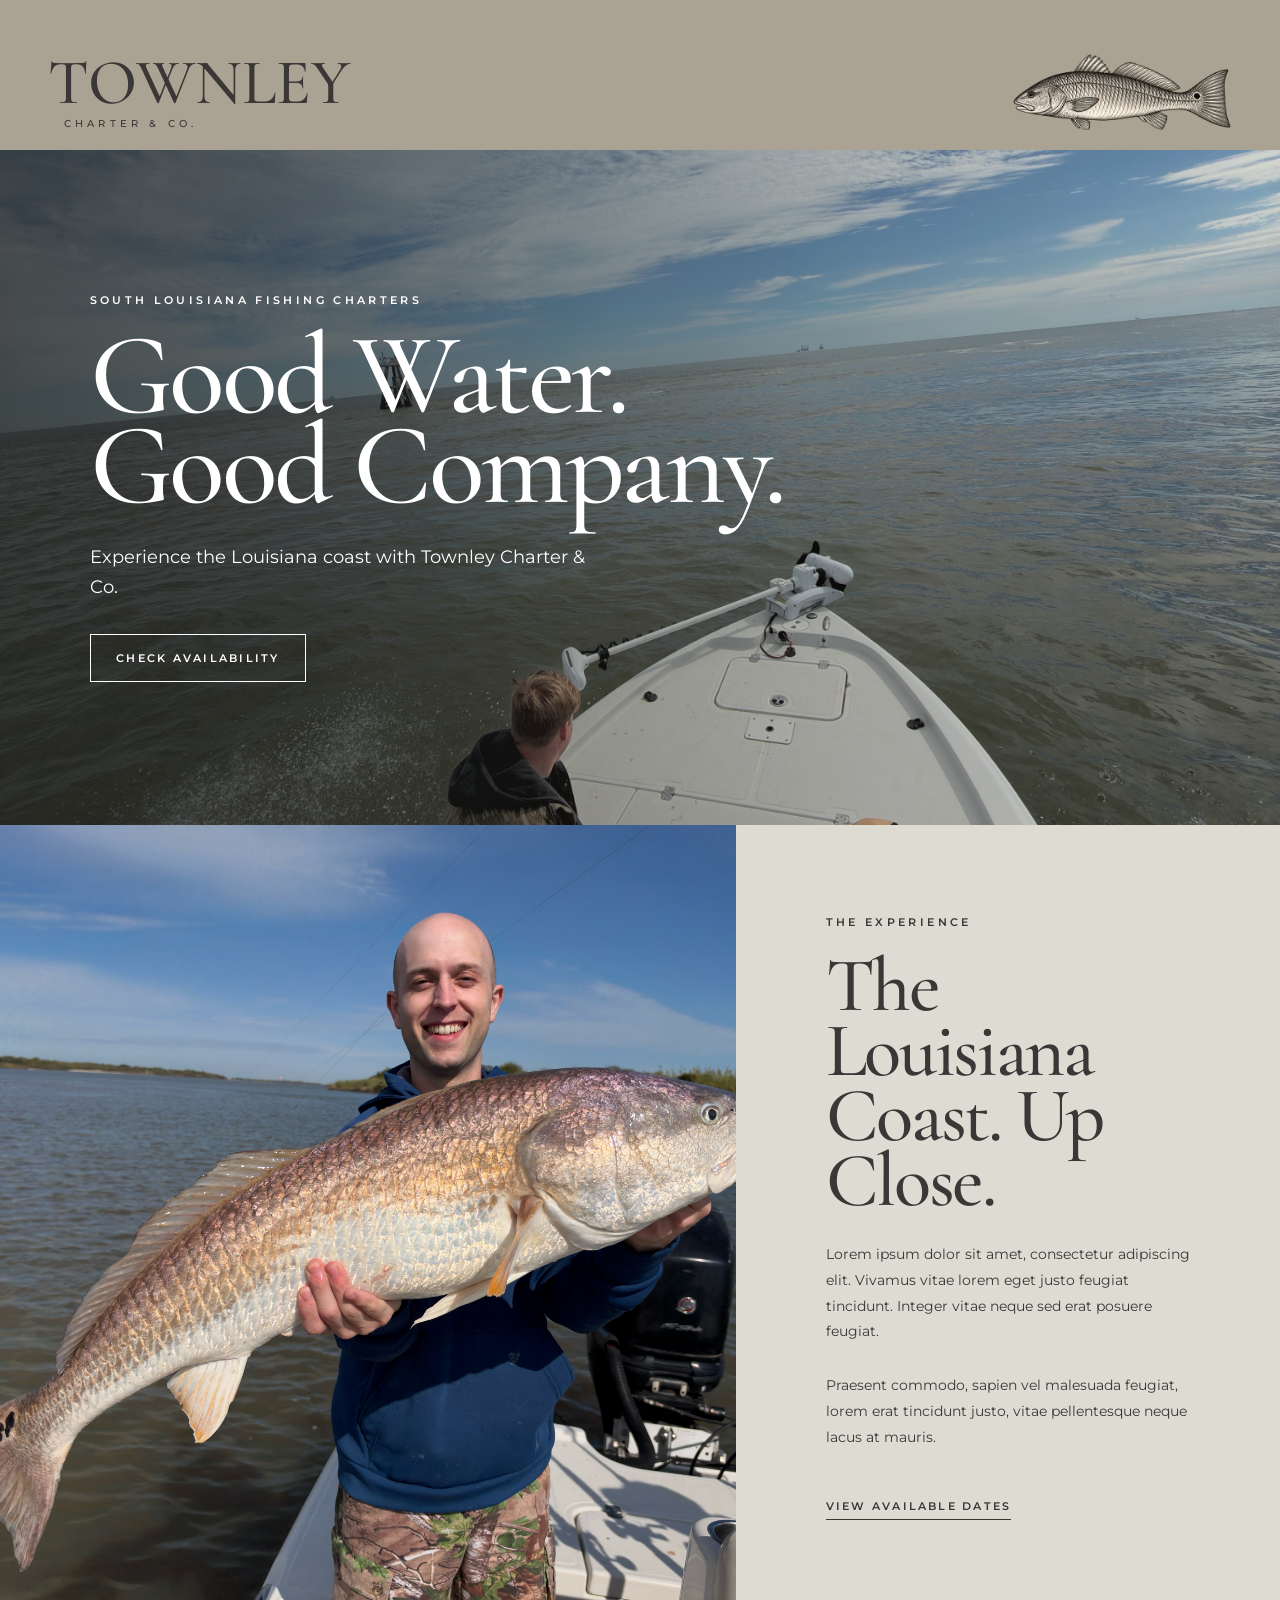
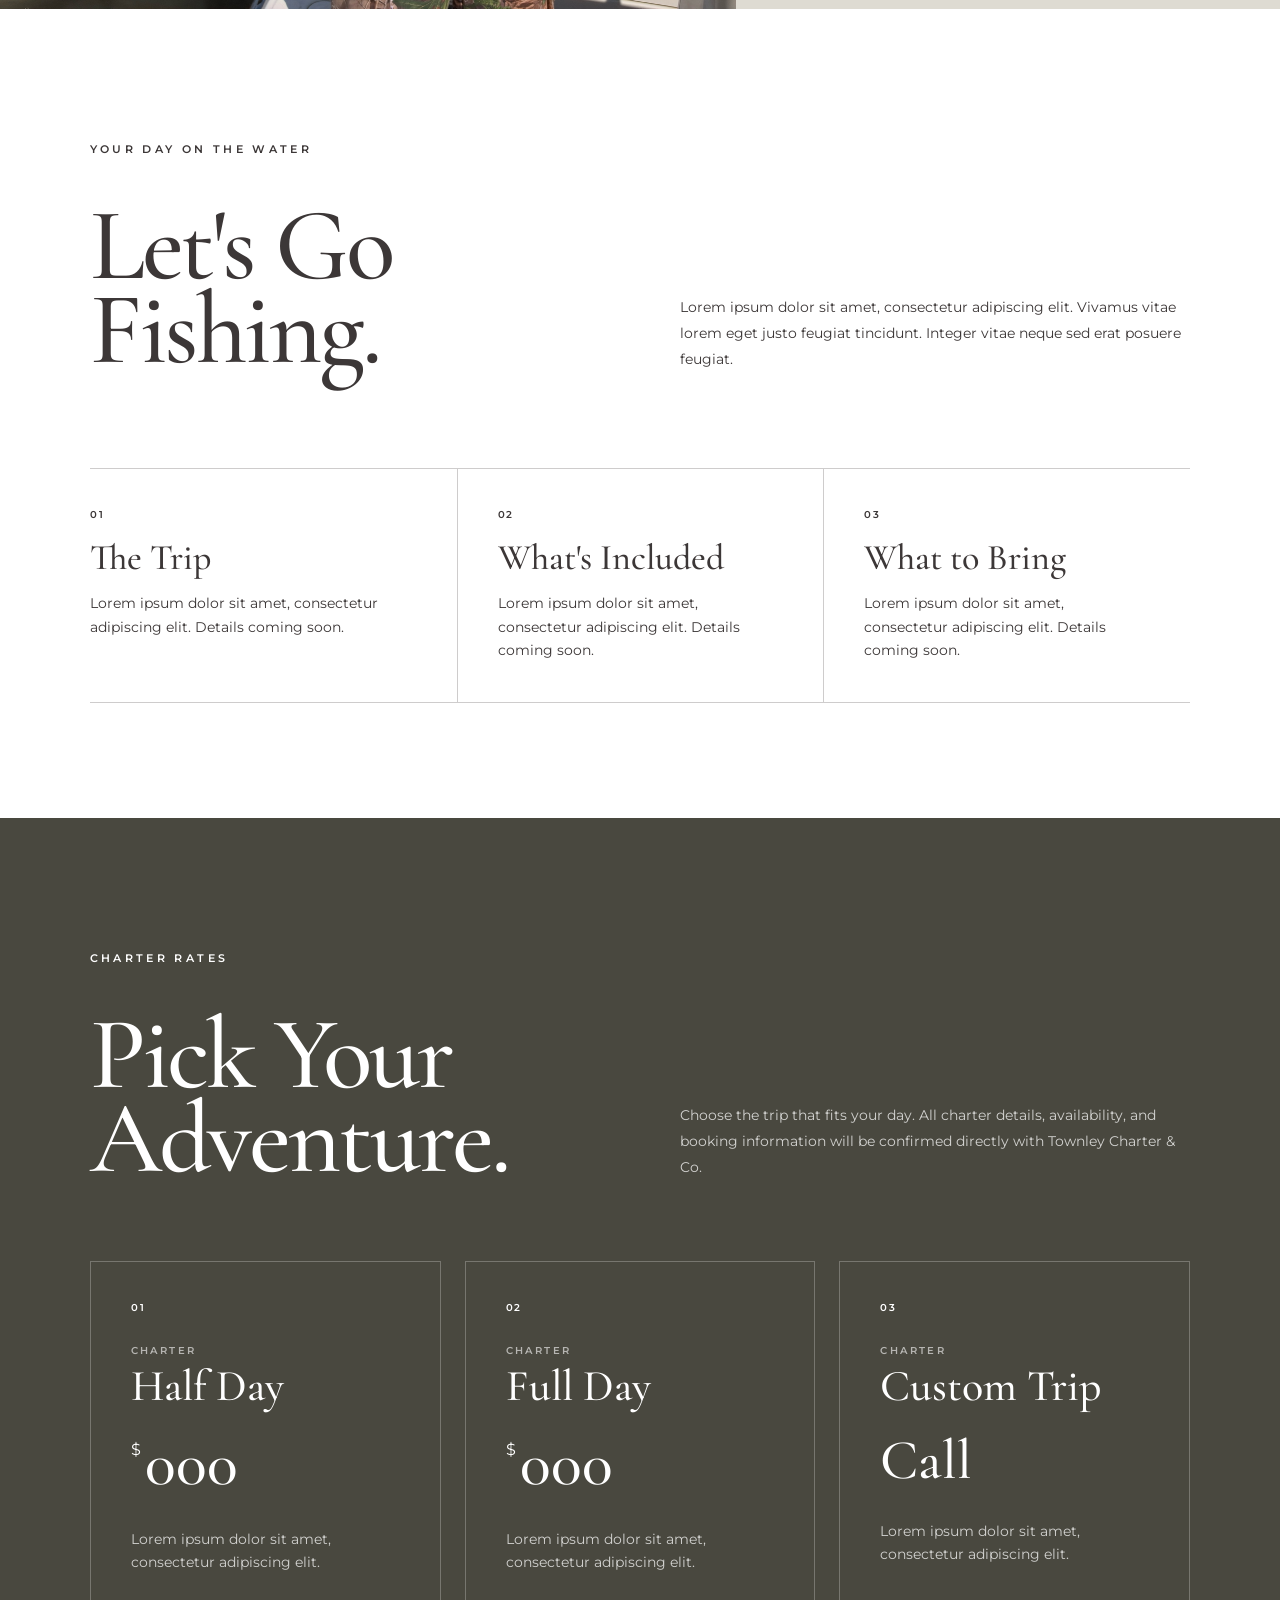
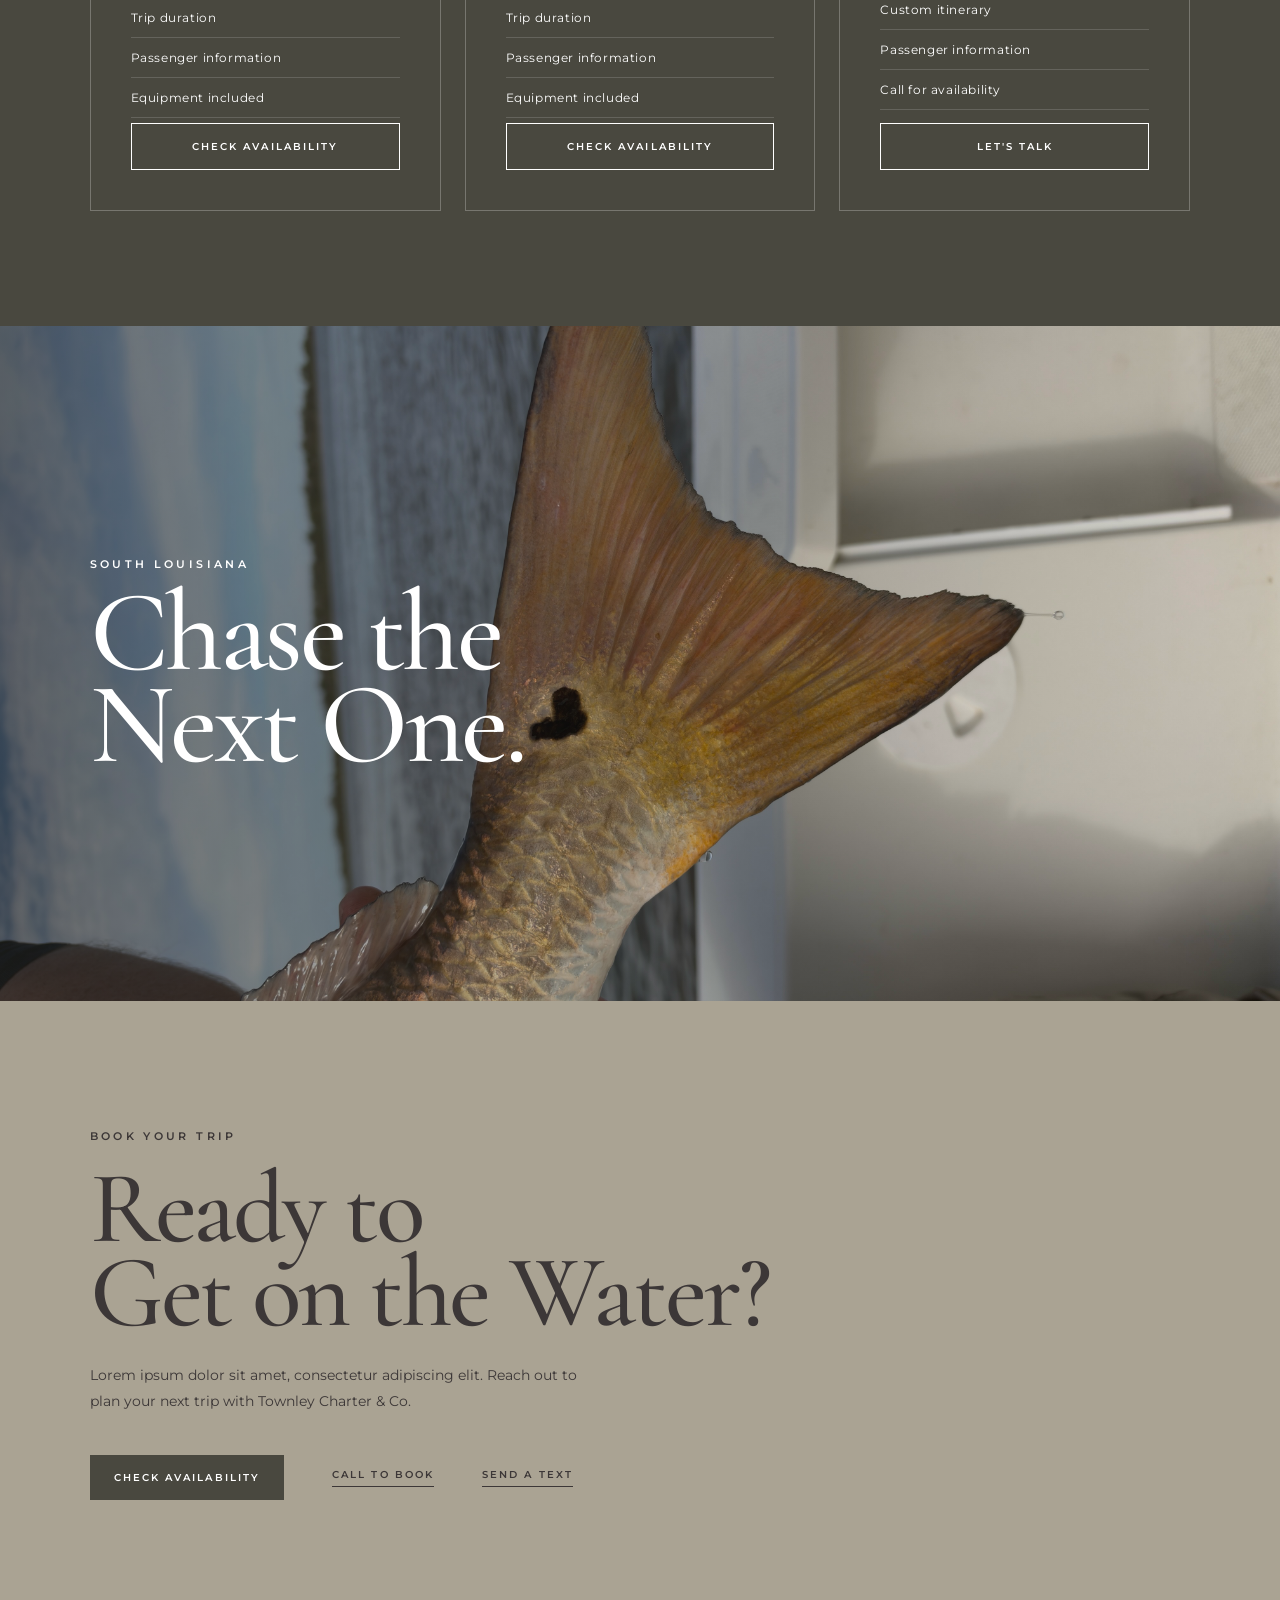
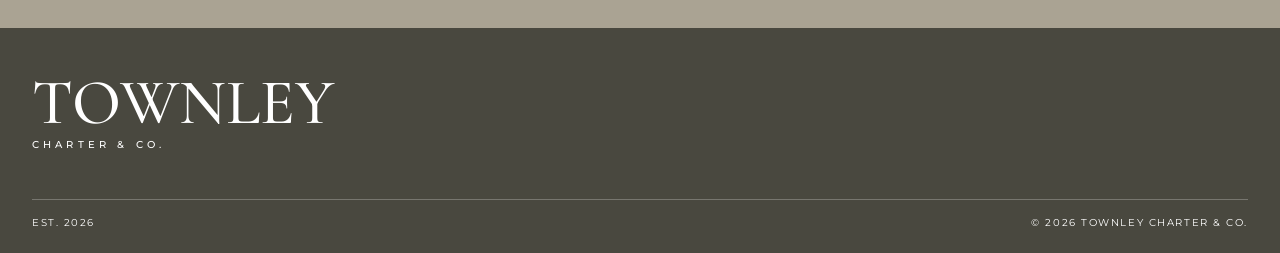
<file: index.html>
<!DOCTYPE html>
<html lang="en">
<head>
    <meta charset="UTF-8">
    <meta name="viewport" content="width=device-width, initial-scale=1.0">

    <link rel="preconnect" href="https://fonts.googleapis.com">
    <link rel="preconnect" href="https://fonts.gstatic.com" crossorigin>

    <link
        href="https://fonts.googleapis.com/css2?family=Cormorant+Garamond:wght@400;500;600&family=Montserrat:wght@400;500;600&display=swap"
        rel="stylesheet"
    >

    <link rel="stylesheet" href="css/style.css">
    <link rel="stylesheet" href="css/mobile.css">

    <link
        rel="stylesheet"
        href="css/desktop.css"
        media="(min-width: 800px)"
    >

    <title>Townley Charters</title>
</head>
<body>
    <header>
        <a href="index.html" class="brand">
            <h1>Townley</h1>
            <p>Charter & Co.</p>
        </a>

        <a href="index.html" class="header-mark" aria-label="Townley Charter & Co. home">
            <img
                src="images/Fishtransparent.PNG"
                alt=""
                class="header-fish"
            >
        </a>
    </header>
    <main>
        <section id="hero">
            <div class="hero-content">
                <p class="eyebrow">South Louisiana Fishing Charters</p>

                <h2>
                    Good Water.<br>
                    Good Company.
                </h2>

                <p class="hero-text">
                    Experience the Louisiana coast with Townley Charter & Co.
                </p>

                <a href="booking.html" class="button">Check Availability</a>
            </div>
        </section>
        <section id="experience">
            <div class="experience-image">
                <img
                    src="images/aboyandhisfish.JPEG"
                    alt="Large redfish caught aboard a fishing boat"
                >
            </div>

            <div class="experience-content">
                <p class="eyebrow">The Experience</p>

                <h2>
                    The Louisiana<br>
                    Coast. Up Close.
                </h2>

                <p>
                    Lorem ipsum dolor sit amet, consectetur adipiscing elit.
                    Vivamus vitae lorem eget justo feugiat tincidunt. Integer
                    vitae neque sed erat posuere feugiat.
                </p>

                <p>
                    Praesent commodo, sapien vel malesuada feugiat, lorem erat
                    tincidunt justo, vitae pellentesque neque lacus at mauris.
                </p>

                <a href="booking.html" class="text-link">
                    View Available Dates
                </a>
            </div>
        </section>
        <section id="charter">
            <div class="charter-intro">
                <p class="eyebrow">Your Day on the Water</p>

                <h2>
                    Let's Go<br>
                    Fishing.
                </h2>

                <p>
                    Lorem ipsum dolor sit amet, consectetur adipiscing elit.
                    Vivamus vitae lorem eget justo feugiat tincidunt. Integer
                    vitae neque sed erat posuere feugiat.
                </p>
            </div>

            <div class="charter-details">
                <div class="charter-detail">
                    <span>01</span>
                    <h3>The Trip</h3>
                    <p>
                        Lorem ipsum dolor sit amet, consectetur adipiscing elit.
                        Details coming soon.
                    </p>
                </div>

                <div class="charter-detail">
                    <span>02</span>
                    <h3>What's Included</h3>
                    <p>
                        Lorem ipsum dolor sit amet, consectetur adipiscing elit.
                        Details coming soon.
                    </p>
                </div>

                <div class="charter-detail">
                    <span>03</span>
                    <h3>What to Bring</h3>
                    <p>
                        Lorem ipsum dolor sit amet, consectetur adipiscing elit.
                        Details coming soon.
                    </p>
                </div>
            </div>
        </section>
        <section id="pricing">
            <div class="pricing-header">
                <p class="eyebrow">Charter Rates</p>

                <h2>
                    Pick Your<br>
                    Adventure.
                </h2>

                <p>
                    Choose the trip that fits your day. All charter details,
                    availability, and booking information will be confirmed
                    directly with Townley Charter & Co.
                </p>
            </div>

            <div class="pricing-grid">

                <article class="price-card">
                    <div class="price-card-top">
                        <span class="price-number">01</span>
                        <p class="price-label">Charter</p>

                        <h3>Half Day</h3>

                        <div class="price">
                            <span class="price-dollar">$</span>
                            <span class="price-amount">000</span>
                        </div>
                    </div>

                    <div class="price-details">
                        <p>Lorem ipsum dolor sit amet, consectetur adipiscing elit.</p>

                        <ul>
                            <li>Trip duration</li>
                            <li>Passenger information</li>
                            <li>Equipment included</li>
                        </ul>

                        <a href="booking.html" class="price-button">
                            Check Availability
                        </a>
                    </div>
                </article>


                <article class="price-card featured">
                    <div class="price-card-top">
                        <span class="price-number">02</span>
                        <p class="price-label">Charter</p>

                        <h3>Full Day</h3>

                        <div class="price">
                            <span class="price-dollar">$</span>
                            <span class="price-amount">000</span>
                        </div>
                    </div>

                    <div class="price-details">
                        <p>Lorem ipsum dolor sit amet, consectetur adipiscing elit.</p>

                        <ul>
                            <li>Trip duration</li>
                            <li>Passenger information</li>
                            <li>Equipment included</li>
                        </ul>

                        <a href="booking.html" class="price-button">
                            Check Availability
                        </a>
                    </div>
                </article>


                <article class="price-card">
                    <div class="price-card-top">
                        <span class="price-number">03</span>
                        <p class="price-label">Charter</p>

                        <h3>Custom Trip</h3>

                        <div class="price">
                            <span class="price-amount price-text">Call</span>
                        </div>
                    </div>

                    <div class="price-details">
                        <p>Lorem ipsum dolor sit amet, consectetur adipiscing elit.</p>

                        <ul>
                            <li>Custom itinerary</li>
                            <li>Passenger information</li>
                            <li>Call for availability</li>
                        </ul>

                        <a href="#contact" class="price-button">
                            Let's Talk
                        </a>
                    </div>
                </article>

            </div>
        </section>
        
        <section id="catch">
            <div class="catch-content">
                <p class="eyebrow">South Louisiana</p>

                <h2>
                    Chase the<br>
                    Next One.
                </h2>
            </div>
        </section>
        <section id="contact">
            <div class="contact-content">
                <p class="eyebrow">Book Your Trip</p>

                <h2>
                    Ready to<br>
                    Get on the Water?
                </h2>

                <p>
                    Lorem ipsum dolor sit amet, consectetur adipiscing elit.
                    Reach out to plan your next trip with Townley Charter & Co.
                </p>

                <div class="contact-actions">
                    <a href="booking.html" class="contact-button">
                        Check Availability
                    </a>

                    <a href="tel:+13373683273" class="contact-link">
                        Call to Book
                    </a>

                    <a href="sms:+13373683273" class="contact-link">
                        Send a Text
                    </a>
                </div>
            </div>
        </section>

    </main>
    <footer>
        <div class="footer-brand">
            <h2>Townley</h2>
            <p>Charter & Co.</p>
        </div>

        <div class="footer-bottom">
            <p>Est. 2026</p>
            <p>&copy; 2026 Townley Charter & Co.</p>
        </div>
    </footer>
</body>
</html>
</file>
<file: css/style.css>
:root {
    --white: #ffffff;
    --black: #3c3737;
    --beige: #aaa393;
    --sand: #dedbd2;
    --brown: #49483f;

    --font-heading: "Cormorant Garamond", serif;
    --font-body: "Montserrat", sans-serif;
}

* {
    margin: 0;
    padding: 0;
    box-sizing: border-box;
}

html {
    scroll-behavior: smooth;
}

body {
    color: var(--black);
    font-family: var(--font-body);

    display: flex;
    flex-direction: column;

    width: 100%;
    min-height: 100vh;
}

h1,
h2,
h3 {
    font-family: var(--font-heading);
}

img {
    display: block;
    max-width: 100%;
}

main {
    flex: 1;
    width: 100%;
}


/* SHARED TYPOGRAPHY */

.eyebrow {
    font-weight: 600;
    text-transform: uppercase;
}

.brand {
    color: inherit;
    text-decoration: none;
}

.header-mark {
    display: block;
    line-height: 0;
}

.header-fish {
    display: block;
}

.brand h1,
.footer-brand h2 {
    font-family: var(--font-heading);
    font-weight: 500;
    line-height: 0.85;
    text-transform: uppercase;
}

.brand p,
.footer-brand > p {
    font-family: var(--font-body);
    font-weight: 500;
    text-transform: uppercase;
}


/* SHARED BUTTONS */

.button {
    display: inline-block;

    border: 1px solid var(--white);

    background-color: transparent;
    color: var(--white);

    font-weight: 600;
    text-decoration: none;
    text-transform: uppercase;

    transition:
        background-color 0.2s ease,
        color 0.2s ease,
        transform 0.2s ease;
}

.button:hover {
    background-color: var(--white);
    color: var(--brown);

    transform: translateY(-2px);
}

.text-link {
    display: inline-block;

    border-bottom: 1px solid currentColor;

    color: var(--black);

    font-weight: 600;
    text-decoration: none;
    text-transform: uppercase;

    transition: opacity 0.2s ease;
}

.text-link:hover {
    opacity: 0.55;
}
</file>
<file: css/mobile.css>
/* ================================
   HEADER
   ================================ */

header {
    width: 100%;
    height: 120px;

    display: flex;
    align-items: flex-end;
    justify-content: space-between;

    gap: 1rem;
    padding: 1.25rem 0.5rem;

    background-color: var(--beige);
}

.header-fish {
    width: 26%;
    max-width: 150px;
    height: auto;
    align-self: center;

    flex-shrink: 0;
}

.brand {
    min-width: 0;
}

.brand h1 {
    font-size: clamp(2.5rem, 12vw, 3.75rem);
}

.brand p {
    margin-top: 0.4rem;
    padding-left: 1rem;

    font-size: 0.6rem;
    letter-spacing: 0.35em;
}


/* ================================
   HERO
   ================================ */

#hero {
    width: 100%;
    min-height: calc(100svh - 120px);

    display: flex;
    align-items: flex-end;

    padding: 2rem 1.25rem 3rem;

    background:
        linear-gradient(
            0deg,
            rgba(37, 38, 34, 0.78) 0%,
            rgba(37, 38, 34, 0.35) 55%,
            rgba(37, 38, 34, 0.05) 100%
        ),
        url("../images/boatride.JPG");

    background-size: cover;
    background-position: center;

    color: var(--white);
}

.hero-content {
    width: 100%;
    max-width: 38rem;
}

.eyebrow {
    margin-bottom: 1rem;

    font-size: 0.65rem;
    letter-spacing: 0.25em;
}

.hero-content h2 {
    font-size: clamp(3.5rem, 16vw, 5.5rem);
    font-weight: 500;

    line-height: 0.82;
    letter-spacing: -0.03em;
}

.hero-text {
    max-width: 32rem;

    margin-top: 1.5rem;

    font-size: 0.9rem;
    line-height: 1.7;
}

.button {
    margin-top: 1.75rem;

    padding: 1rem 1.4rem;

    font-size: 0.65rem;
    letter-spacing: 0.2em;
}


/* ================================
   EXPERIENCE
   ================================ */

#experience {
    display: grid;
    grid-template-columns: 1fr;

    width: 100%;

    background-color: var(--sand);
}

.experience-image {
    width: 100%;
    height: 60svh;

    min-height: 400px;
    max-height: 650px;

    overflow: hidden;
}

.experience-image img {
    width: 100%;
    height: 100%;

    object-fit: cover;
    object-position: center;
}

.experience-content {
    padding: 4rem 1.25rem 5rem;
}

.experience-content .eyebrow {
    margin-bottom: 1.25rem;
}

.experience-content h2 {
    font-size: clamp(3.2rem, 14vw, 4.75rem);
    font-weight: 500;

    line-height: 0.85;
    letter-spacing: -0.03em;
}

.experience-content > p:not(.eyebrow) {
    max-width: 34rem;

    margin-top: 1.5rem;

    font-size: 0.9rem;
    line-height: 1.8;
}

.text-link {
    margin-top: 2rem;
    padding-bottom: 0.35rem;

    font-size: 0.65rem;
    letter-spacing: 0.2em;
}


/* ================================
   FOOTER
   ================================ */

footer {
    width: 100%;

    padding: 3rem 1.25rem 1.5rem;

    background-color: var(--brown);
    color: var(--white);
}

.footer-brand {
    margin-bottom: 3rem;
}

.footer-brand h2 {
    font-size: clamp(2.75rem, 14vw, 4rem);
}

.footer-brand > p {
    margin-top: 0.5rem;

    font-size: 0.6rem;
    letter-spacing: 0.35em;
}

.footer-bottom {
    display: flex;
    flex-direction: column;
    align-items: flex-start;

    gap: 0.75rem;

    padding-top: 1rem;

    border-top: 1px solid rgba(255, 255, 255, 0.25);

    font-size: 0.6rem;
    letter-spacing: 0.15em;
    text-transform: uppercase;
}


/* ================================
   CHARTER
   ================================ */

#charter {
    width: 100%;

    padding: 5rem 1.25rem;

    background-color: var(--white);
}

.charter-intro {
    margin-bottom: 4rem;
}

.charter-intro h2 {
    font-size: clamp(3.75rem, 16vw, 5.5rem);
    font-weight: 500;

    line-height: 0.82;
    letter-spacing: -0.03em;
}

.charter-intro > p:not(.eyebrow) {
    max-width: 34rem;

    margin-top: 1.75rem;

    font-size: 0.9rem;
    line-height: 1.8;
}

.charter-details {
    border-top: 1px solid rgba(60, 55, 55, 0.25);
}

.charter-detail {
    padding: 2rem 0;

    border-bottom: 1px solid rgba(60, 55, 55, 0.25);
}

.charter-detail span {
    display: block;

    margin-bottom: 1.25rem;

    font-size: 0.6rem;
    font-weight: 600;
    letter-spacing: 0.2em;
}

.charter-detail h3 {
    font-size: 2.25rem;
    font-weight: 500;
    line-height: 1;
}

.charter-detail p {
    max-width: 32rem;

    margin-top: 1rem;

    font-size: 0.85rem;
    line-height: 1.7;
}

/* ================================
   CATCH
   ================================ */

#catch {
    position: relative;

    width: 100%;
    min-height: 80svh;

    display: flex;
    align-items: flex-end;

    padding: 3rem 1.25rem;

    background:
        linear-gradient(
            0deg,
            rgba(37, 38, 34, 0.75) 0%,
            rgba(37, 38, 34, 0.25) 55%,
            rgba(37, 38, 34, 0.05) 100%
        ),
        url("../images/fishtail.png");

    background-size: cover;
    background-position: center;

    color: var(--white);
}

.catch-content {
    position: relative;
    z-index: 1;

    width: 100%;
}

.catch-content .eyebrow {
    margin-bottom: 1rem;
}

.catch-content h2 {
    font-size: clamp(3.75rem, 17vw, 5.5rem);
    font-weight: 500;

    line-height: 0.8;
    letter-spacing: -0.03em;
}


/* ================================
   CONTACT
   ================================ */

#contact {
    width: 100%;

    padding: 6rem 1.25rem;

    background-color: var(--beige);
}

.contact-content {
    max-width: 38rem;
}

.contact-content h2 {
    font-size: clamp(3.75rem, 16vw, 5.5rem);
    font-weight: 500;

    line-height: 0.82;
    letter-spacing: -0.03em;
}

.contact-content > p:not(.eyebrow) {
    max-width: 32rem;

    margin-top: 1.75rem;

    font-size: 0.9rem;
    line-height: 1.8;
}

.contact-actions {
    display: flex;
    flex-direction: column;
    align-items: flex-start;

    gap: 1.5rem;

    margin-top: 2.5rem;
}

.contact-button {
    display: inline-block;

    padding: 1rem 1.5rem;

    background-color: var(--brown);
    color: var(--white);

    font-size: 0.65rem;
    font-weight: 600;
    letter-spacing: 0.2em;

    text-decoration: none;
    text-transform: uppercase;
}

.contact-link {
    padding-bottom: 0.35rem;
    margin-left: 0.5rem;

    border-bottom: 1px solid currentColor;

    color: var(--black);

    font-size: 0.65rem;
    font-weight: 600;
    letter-spacing: 0.2em;

    text-decoration: none;
    text-transform: uppercase;
}


/* ================================
   PRICING
   ================================ */

#pricing {
    width: 100%;
    padding: 5rem 1.25rem;

    background-color: var(--brown);
    color: var(--white);
}

.pricing-header {
    margin-bottom: 3rem;
}

.pricing-header h2 {
    font-size: clamp(3.5rem, 16vw, 5.5rem);
    font-weight: 500;

    line-height: 0.82;
    letter-spacing: -0.03em;
}

.pricing-header > p:not(.eyebrow) {
    max-width: 34rem;

    margin-top: 1.5rem;

    font-size: 0.9rem;
    line-height: 1.8;

    color: rgba(255, 255, 255, 0.75);
}


/* GRID */

.pricing-grid {
    display: grid;
    grid-template-columns: 1fr;

    gap: 1rem;
}


/* CARD */

.price-card {
    display: flex;
    flex-direction: column;

    padding: 2rem;

    border: 1px solid rgba(255, 255, 255, 0.25);
}

.price-number {
    display: block;

    margin-bottom: 2rem;

    font-size: 0.6rem;
    font-weight: 600;
    letter-spacing: 0.2em;
}

.price-label {
    margin-bottom: 0.5rem;

    font-size: 0.6rem;
    font-weight: 600;
    letter-spacing: 0.25em;

    text-transform: uppercase;

    color: rgba(255, 255, 255, 0.6);
}

.price-card h3 {
    font-size: 2.75rem;
    font-weight: 500;
    line-height: 1;
}


/* PRICE */

.price {
    display: flex;
    align-items: flex-start;

    margin-top: 1.5rem;
}

.price-dollar {
    margin-top: 0.5rem;
    margin-right: 0.25rem;

    font-size: 1rem;
}

.price-amount {
    font-family: var(--font-heading);
    font-size: 4rem;
    font-weight: 500;
    line-height: 1;
}

.price-text {
    font-size: 3.5rem;
}


/* DESCRIPTION */

.price-details {
    margin-top: 2rem;
}

.price-details > p {
    font-size: 0.85rem;
    line-height: 1.7;

    color: rgba(255, 255, 255, 0.75);
}

.price-details ul {
    margin-top: 1.5rem;

    list-style: none;
}

.price-details li {
    padding: 0.75rem 0;

    border-bottom: 1px solid rgba(255, 255, 255, 0.15);

    font-size: 0.75rem;
    letter-spacing: 0.05em;
}


/* BUTTON */

.price-button {
    display: block;

    margin-top: 2rem;
    padding: 1rem;

    border: 1px solid var(--white);

    color: var(--white);

    font-size: 0.65rem;
    font-weight: 600;
    letter-spacing: 0.2em;

    text-align: center;
    text-decoration: none;
    text-transform: uppercase;
}

.price-button:hover {
    background-color: var(--white);
    color: var(--brown);
}
</file>
<file: css/desktop.css>
/* ================================
   HEADER
   ================================ */

header {
    height: 150px;
    padding: 20px 3rem;
}

.header-fish {
    width: 220px;
    max-width: none;
}

.header-logo {
    width: 110px;
    height: 110px;
}

.brand h1 {
    font-size: clamp(3rem, 5vw, 4.5rem);
}

.brand p {
    font-size: 0.65rem;
    letter-spacing: 0.4em;
}


/* ================================
   HERO
   ================================ */

#hero {
    min-height: 75vh;

    align-items: center;

    padding:
        clamp(3rem, 8vw, 8rem)
        clamp(1.5rem, 7vw, 7rem);

    background:
        linear-gradient(
            90deg,
            rgba(37, 38, 34, 0.68) 0%,
            rgba(37, 38, 34, 0.38) 45%,
            rgba(37, 38, 34, 0.08) 100%
        ),
        url("../images/boatride.JPG");

    background-size: cover;
    background-position: center 55%;
}

.hero-content {
    max-width: 850px;
}

.eyebrow {
    margin-bottom: 1.5rem;

    font-size: 0.7rem;
    letter-spacing: 0.3em;
}

.hero-content h2 {
    max-width: 850px;

    font-size: clamp(4rem, 9vw, 8rem);
    line-height: 0.78;
}

.hero-text {
    max-width: 500px;

    margin-top: 2rem;

    font-size: clamp(0.9rem, 1.5vw, 1.1rem);
}

.button {
    margin-top: 2rem;

    padding: 1rem 1.6rem;

    font-size: 0.7rem;
}


/* ================================
   EXPERIENCE
   ================================ */

#experience {
    grid-template-columns: 1.15fr 0.85fr;

    min-height: 650px;
}

.experience-image {
    height: auto;
    min-height: 650px;
    max-height: none;
}

.experience-content {
    display: flex;
    flex-direction: column;
    justify-content: center;
    align-items: flex-start;

    padding: clamp(3rem, 7vw, 7rem);
}

.experience-content .eyebrow {
    margin-bottom: 1.5rem;
}

.experience-content h2 {
    font-size: clamp(3.5rem, 6vw, 6rem);
}

.experience-content > p:not(.eyebrow) {
    max-width: 500px;

    margin-top: 1.75rem;

    font-size: 0.9rem;
}

.text-link {
    margin-top: 3rem;

    font-size: 0.7rem;
}


/* ================================
   FOOTER
   ================================ */

footer {
    padding: 3rem 2rem 1.5rem;
}

.footer-brand h2 {
    font-size: clamp(2.5rem, 5vw, 4rem);
}

.footer-brand > p {
    font-size: 0.65rem;
    letter-spacing: 0.4em;
}

.footer-bottom {
    flex-direction: row;
    justify-content: space-between;
    align-items: center;

    font-size: 0.65rem;
}



/* ================================
   CHARTER
   ================================ */

#charter {
    padding:
        clamp(5rem, 9vw, 9rem)
        clamp(3rem, 7vw, 7rem);
}

.charter-intro {
    display: grid;
    grid-template-columns: 1fr 1fr;
    gap: 5rem;

    align-items: end;

    margin-bottom: 6rem;
}

.charter-intro .eyebrow {
    grid-column: 1 / -1;
    margin-bottom: -2rem;
}

.charter-intro h2 {
    font-size: clamp(5rem, 8vw, 8rem);
}

.charter-intro > p:not(.eyebrow) {
    margin-top: 0;
}

.charter-details {
    display: grid;
    grid-template-columns: repeat(3, 1fr);
}

.charter-detail {
    padding: 2.5rem;
    border-bottom: 1px solid rgba(60, 55, 55, 0.25);
}

.charter-detail:first-child {
    padding-left: 0;
}

.charter-detail + .charter-detail {
    border-left: 1px solid rgba(60, 55, 55, 0.25);
}


/* ================================
   CATCH
   ================================ */

#catch {
    min-height: 75vh;

    align-items: center;

    padding:
        clamp(4rem, 8vw, 8rem)
        clamp(3rem, 7vw, 7rem);

    background:
        linear-gradient(
            90deg,
            rgba(37, 38, 34, 0.65) 0%,
            rgba(37, 38, 34, 0.25) 50%,
            rgba(37, 38, 34, 0.05) 100%
        ),
        url("../images/fishtail.png");

    background-size: cover;
    background-position: center;
}

.catch-content {
    max-width: 900px;
}

.catch-content h2 {
    font-size: clamp(5rem, 9vw, 8rem);
}


/* ================================
   CONTACT
   ================================ */

#contact {
    padding:
       clamp(6rem, 10vw, 10rem)
        clamp(3rem, 7vw, 7rem);
}

.contact-content {
    max-width: 900px;
}

.contact-content h2 {
    font-size: clamp(5rem, 8vw, 8rem);
}

.contact-actions {
    flex-direction: row;
    align-items: center;

    gap: 2.5rem;
}



/* ================================
   PRICING
   ================================ */

#pricing {
    padding:
        clamp(6rem, 9vw, 9rem)
        clamp(3rem, 7vw, 7rem);
}

.pricing-header {
    display: grid;
    grid-template-columns: 1fr 1fr;

    gap: 5rem;
    align-items: end;

    margin-bottom: 5rem;
}

.pricing-header .eyebrow {
    grid-column: 1 / -1;

    margin-bottom: -2rem;
}

.pricing-header h2 {
    font-size: clamp(5rem, 8vw, 8rem);
}

.pricing-header > p:not(.eyebrow) {
    margin-top: 0;
}

.pricing-grid {
    grid-template-columns: repeat(3, 1fr);

    gap: 1.5rem;
}

.price-card {
    min-height: 550px;

    padding: 2.5rem;
}

.price-details {
    display: flex;
    flex-direction: column;

    flex: 1;
}

.price-button {
    margin-top: auto;
    padding: 1rem 1.5rem;
}
</file>
